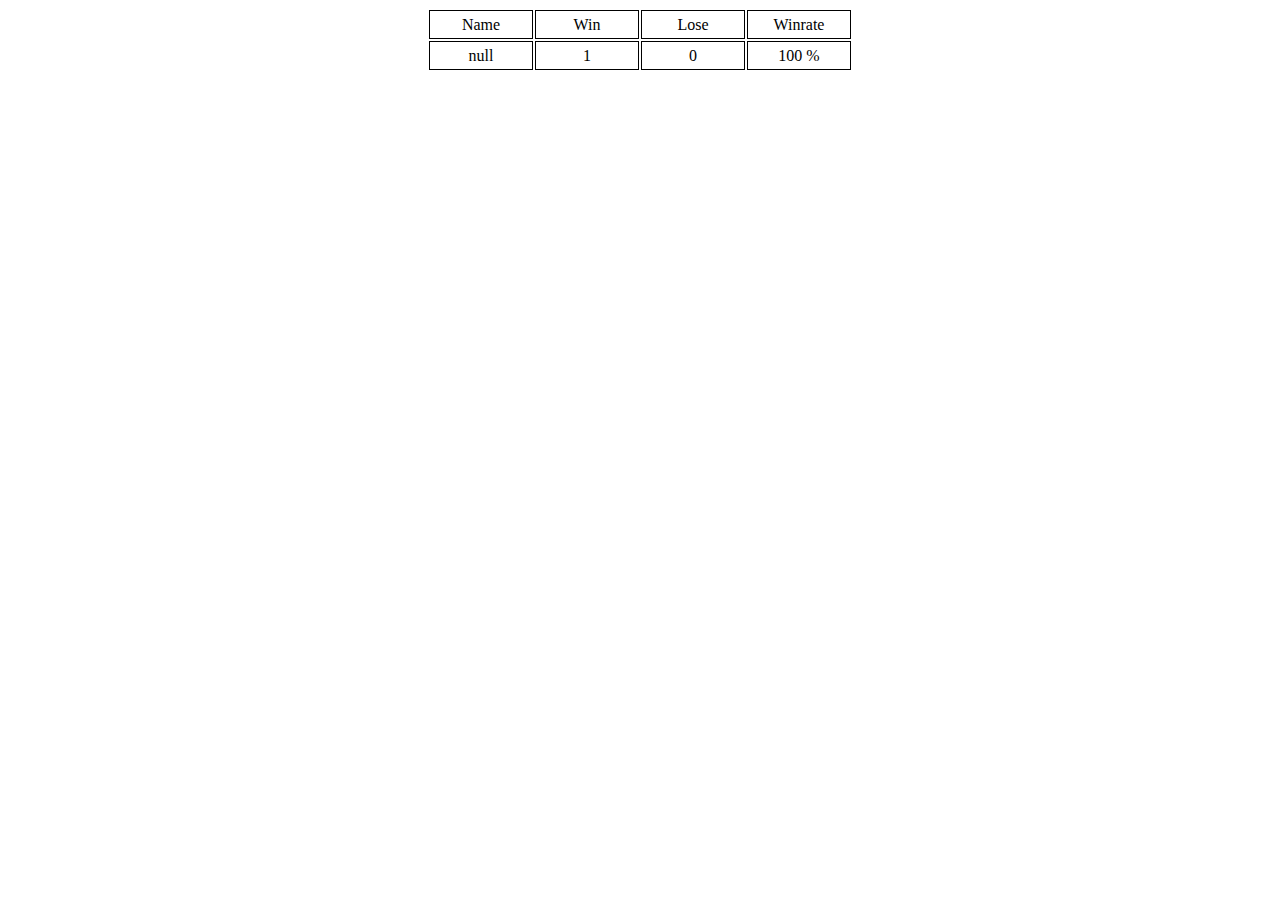
<file: Генератор таблиц + игра (+)/index.html>
<!DOCTYPE html>
<html lang="en">

<head>
    <meta charset="UTF-8">
    <meta name="viewport" content="width=device-width, initial-scale=1.0">
    <meta http-equiv="X-UA-Compatible" content="ie=edge">
    <title>Document</title>
</head>
<style>
    body {
        display: flex;
        justify-content: center;
        align-items: center;
    }
    
    td {
        text-align: center;
        width: 100px;
        height: 25px;
        border: 1px solid #000;
    }
</style>

<body>
    <table>
        <thead>
        </thead>
        <tbody>
        </tbody>
    </table>
</body>
<script src="index.js" defer></script>

</html>
</file>
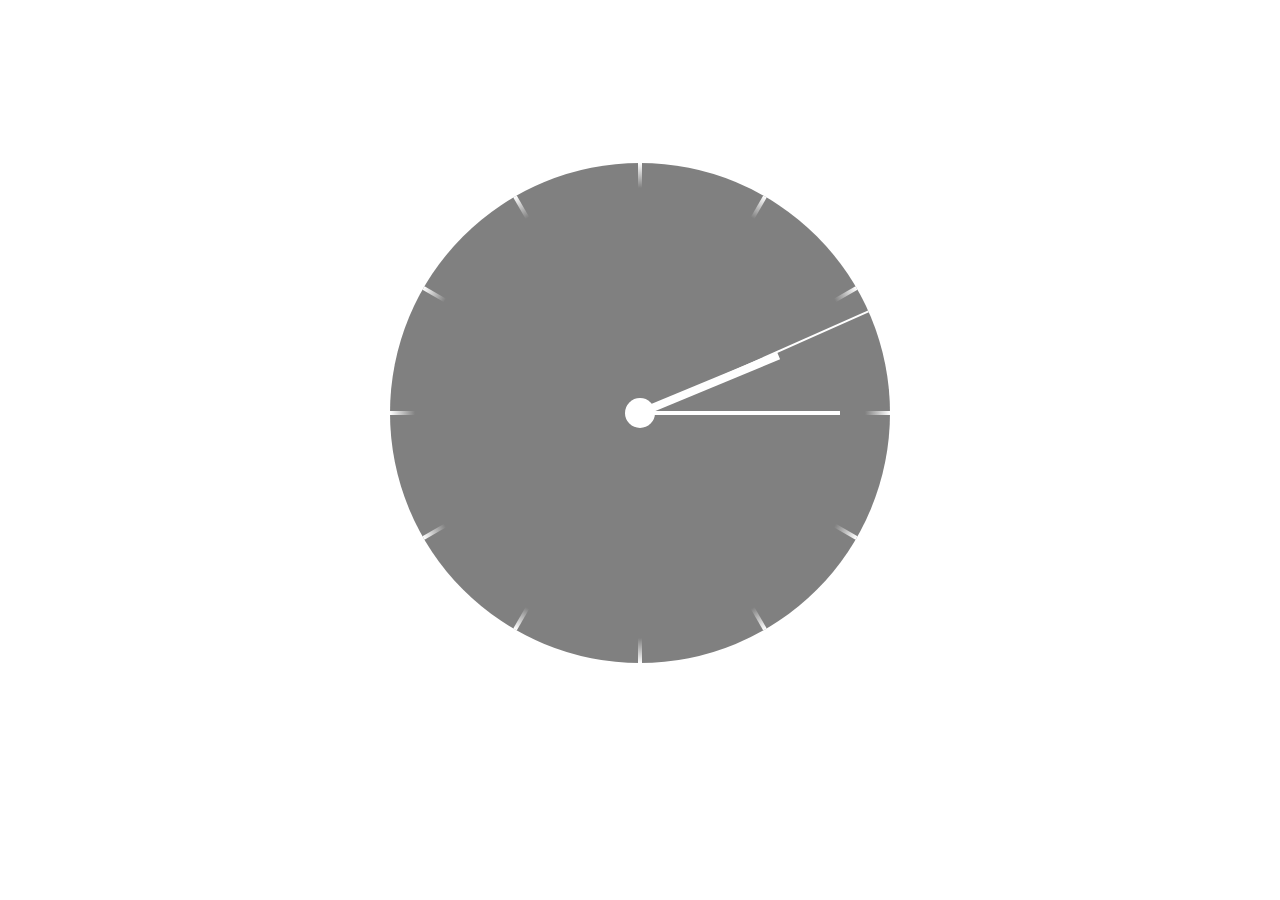
<file: Часы с привязкой к времени (+)/index.html>
<!DOCTYPE html>
<html lang="en">

<head>
    <meta charset="UTF-8">
    <meta name="viewport" content="width=device-width, initial-scale=1.0">
    <meta http-equiv="X-UA-Compatible" content="ie=edge">
    <title>Document</title>
    <link rel="stylesheet" type="text/css" href="index.css">
</head>

<body>
    <section class="clock">
        <p></p>
        <p></p>
        <p></p>
        <p></p>
        <p></p>
        <p></p>
        <p></p>
        <p></p>
        <p></p>
        <p></p>
        <p></p>
        <p></p>
        <span class="dot"></span>
        <div class="seconds"></div>
        <div class="minutes"></div>
        <div class="hours"></div>
    </section>
</body>
<script src="index.js"></script>

</html>
</file>
<file: Часы с привязкой к времени (+)/index.css>
body {
            height: 90vh;
            display: flex;
            align-items: center;
            justify-content: center;
        }
        
        section {
            width: 500px;
            height: 500px;
            border-radius: 50%;
            background: gray;
            position: relative;
        }
        
        section>span {
            position: absolute;
            top: calc(50% - 15px);
            left: calc(50% - 15px);
            width: 30px;
            height: 30px;
            border-radius: 50%;
            background: #fff;
        }
        
        div.seconds {
            position: absolute;
            top: 0px;
            left: calc(50% - 1px);
            height: 250px;
            width: 2px;
            transform-origin: bottom;
            background: #fff;
            animation: rotate 60s infinite steps(60);
        }
        
        div.minutes {
            position: absolute;
            top: 50px;
            left: calc(50% - 2px);
            height: 200px;
            width: 4px;
            transform-origin: bottom;
            background: #fff;
            animation: rotateminutes 3600s infinite linear;
        }
        
        div.hours {
            position: absolute;
            top: 100px;
            left: calc(50% - 4px);
            height: 150px;
            width: 8px;
            transform-origin: bottom;
            background: #fff;
            animation: rotatehours 43200s infinite linear;
        }
        
        p {
            margin: 0px;
            position: absolute;
            top: 0px;
            left: calc(50% - 2px);
            height: 250px;
            width: 4px;
            transform-origin: bottom;
            display: block;
            background: -moz-linear-gradient(90deg, rgba(128, 128, 128, 1) 0%, rgba(128, 128, 128, 1) 90%, rgba(255, 255, 255, 1) 100%);
            /* ff3.6+ */
            background: -webkit-gradient(linear, left top, left bottom, color-stop(0%, rgba(255, 255, 255, 1)), color-stop(10%, rgba(128, 128, 128, 1)), color-stop(100%, rgba(128, 128, 128, 1)));
            /* safari4+,chrome */
            background: -webkit-linear-gradient(90deg, rgba(128, 128, 128, 1) 0%, rgba(128, 128, 128, 1) 90%, rgba(255, 255, 255, 1) 100%);
            /* safari5.1+,chrome10+ */
            background: -o-linear-gradient(90deg, rgba(128, 128, 128, 1) 0%, rgba(128, 128, 128, 1) 90%, rgba(255, 255, 255, 1) 100%);
            /* opera 11.10+ */
            background: -ms-linear-gradient(90deg, rgba(128, 128, 128, 1) 0%, rgba(128, 128, 128, 1) 90%, rgba(255, 255, 255, 1) 100%);
            /* ie10+ */
            background: linear-gradient(0deg, rgba(128, 128, 128, 1) 0%, rgba(128, 128, 128, 1) 90%, rgba(255, 255, 255, 1) 100%);
            /* w3c */
            filter: progid: DXImageTransform.Microsoft.gradient( startColorstr='#ffffff', endColorstr='#808080', GradientType=0);
            /* ie6-9 */
        }
        
        p:nth-child(1) {
            transform: rotate(30deg);
        }
        
        p:nth-child(2) {
            transform: rotate(60deg);
        }
        
        p:nth-child(3) {
            transform: rotate(90deg);
        }
        
        p:nth-child(4) {
            transform: rotate(120deg);
        }
        
        p:nth-child(5) {
            transform: rotate(150deg);
        }
        
        p:nth-child(6) {
            transform: rotate(180deg);
        }
        
        p:nth-child(7) {
            transform: rotate(210deg);
        }
        
        p:nth-child(8) {
            transform: rotate(240deg);
        }
        
        p:nth-child(9) {
            transform: rotate(270deg);
        }
        
        p:nth-child(10) {
            transform: rotate(300deg);
        }
        
        p:nth-child(11) {
            transform: rotate(330deg);
        }
</file>
